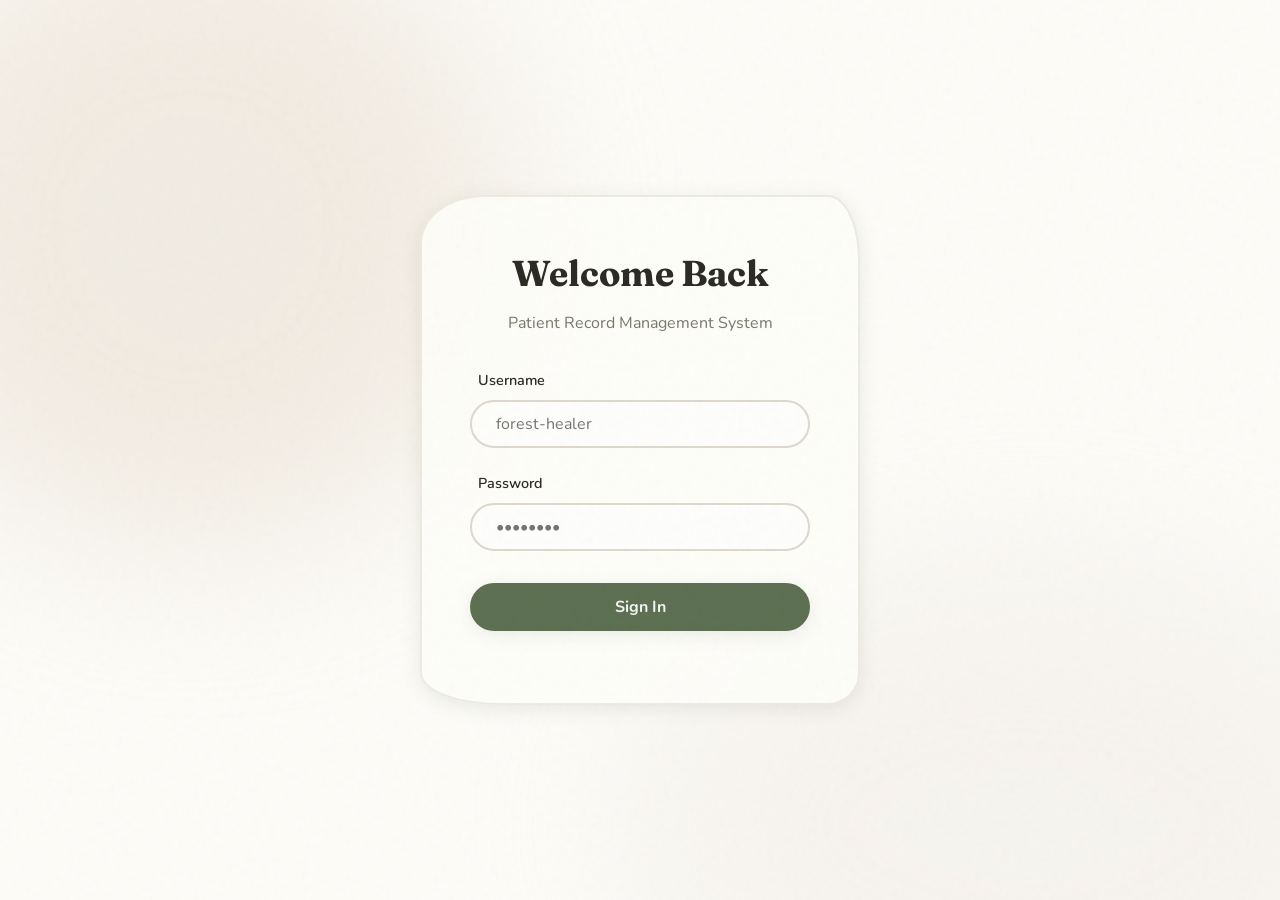
<file: index.html>
<!DOCTYPE html>
<html lang="en">
<head>
    <meta charset="UTF-8">
    <meta name="viewport" content="width=device-width, initial-scale=1.0">
    <title>HealthCare - Loading...</title>
    <script>
        // Check authentication status and redirect accordingly
        fetch('api/check_auth.php')
            .then(response => response.json())
            .then(data => {
                if (data.status === 'success') {
                    window.location.href = 'pages/dashboard.html';
                } else {
                    window.location.href = 'pages/login.html';
                }
            })
            .catch(() => {
                window.location.href = 'pages/login.html';
            });
    </script>
</head>
<body>
    <p>Loading...</p>
</body>
</html>
</file>
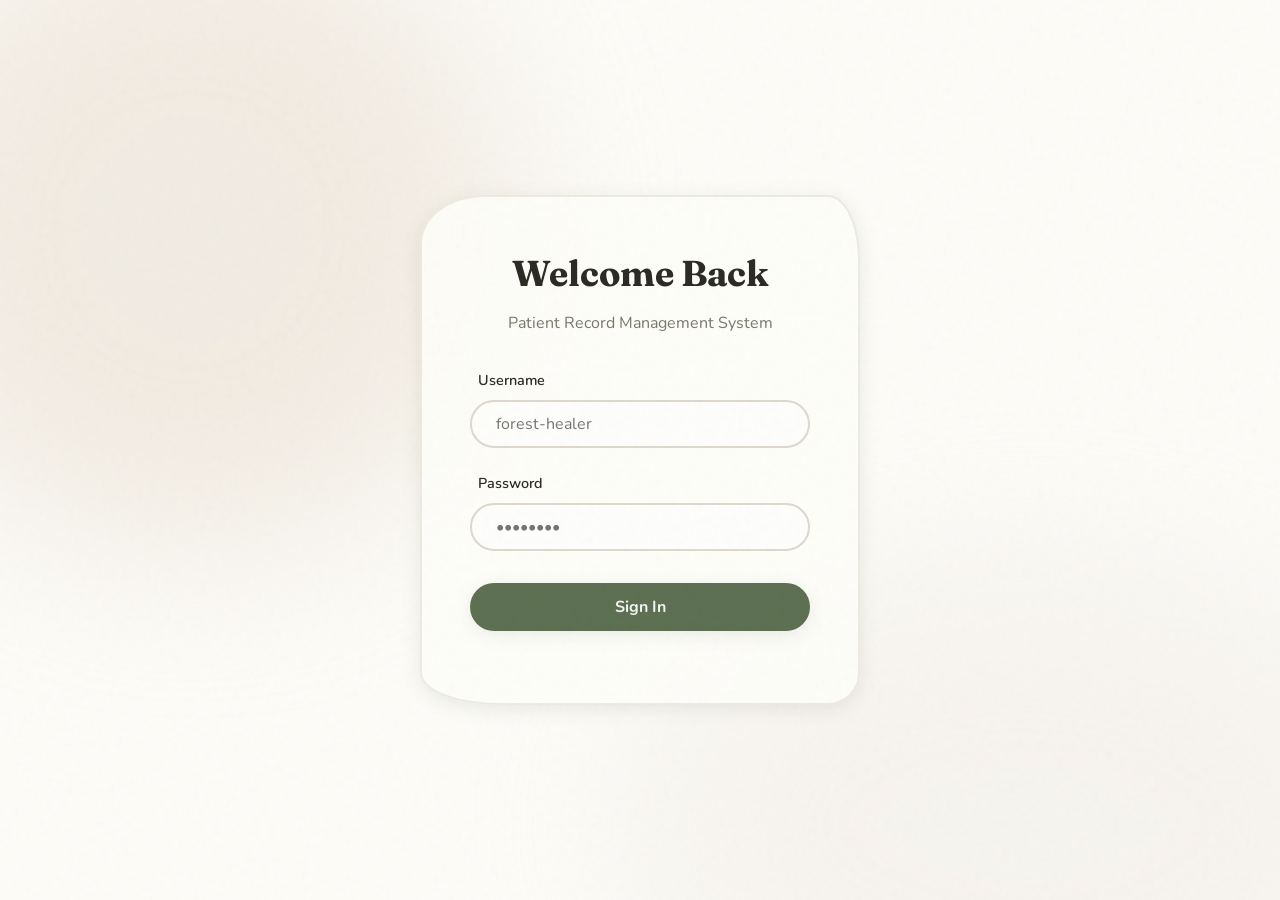
<file: pages/dashboard.html>
<!DOCTYPE html>
<html lang="en">
<head>
    <meta charset="UTF-8">
    <meta name="viewport" content="width=device-width, initial-scale=1.0">
    <title>Dashboard - Patient Management System</title>
    <link rel="preconnect" href="https://fonts.googleapis.com">
    <link rel="preconnect" href="https://fonts.gstatic.com" crossorigin>
    <link href="https://fonts.googleapis.com/css2?family=Fraunces:opsz,wght@9..144,600;9..144,700;9..144,800&family=Nunito:wght@400;600;700&display=swap" rel="stylesheet">
    <link rel="stylesheet" href="../css/style.css">
    <!-- Protect page visually before JS redirect -->
    <style> body { display: none; } </style>
    <script>
        // check_auth.php to protect pages/APIs
        fetch('../api/check_auth.php')
            .then(res => {
                if(!res.ok) throw new Error('Unauthorized');
                return res.json();
            })
            .then(data => {
                if (data.status === 'success') {
                    document.body.style.display = 'block'; // Show page
                    document.getElementById('logged-in-user').textContent = data.user.username;
                    loadPatients();
                } else {
                    window.location.replace('login.html');
                }
            })
            .catch(() => {
                window.location.replace('login.html');
            });
    </script>
</head>
<body>
    <div class="blob-container">
        <div class="blob blob-1" style="background-color: #5D7052; opacity: 0.2; width: 40vw; top: 10%; left: 70%;"></div>
        <div class="blob blob-2" style="background-color: #C18C5D; opacity: 0.15; top: 60%;"></div>
    </div>

    <div class="dashboard-container">
        <nav class="dashboard-nav">
            <div class="nav-brand">
                <div class="nav-logo">H</div>
                <span>Patient Records</span>
            </div>
            <div style="display: flex; align-items: center; gap: 1rem;">
                <span style="font-size: 0.9rem; color: var(--muted-foreground)">Welcome, <strong id="logged-in-user">Provider</strong></span>
                <button id="logout-btn" class="btn btn-ghost" style="height: 2.5rem; padding: 0 1.5rem; border: 1px solid var(--border-color);">
                    Logout
                </button>
            </div>
        </nav>

        <div class="dashboard-grid">
            <!-- Sidebar: Add Patient Form -->
            <div class="sidebar">
                <div class="organic-card" style="padding: 2rem;">
                    <h2 style="font-size: 1.5rem; margin-bottom: 2rem;">New Patient</h2>
                    
                    <div id="form-alert" class="error-message" style="background-color: rgba(93,112,82,0.1); color: var(--primary); border-color: rgba(93,112,82,0.2);"></div>

                    <form id="add-patient-form">
                        <div class="form-group">
                            <label class="form-label" for="name">Patient Name</label>
                            <input type="text" id="name" name="name" class="form-input" required>
                        </div>
                        
                        <div class="form-group">
                            <label class="form-label" for="age">Age</label>
                            <input type="number" id="age" name="age" class="form-input" required>
                        </div>
                        
                        <div class="form-group">
                            <label class="form-label" for="disease">Disease / Condition</label>
                            <input type="text" id="disease" name="disease" class="form-input" required>
                        </div>

                        <div class="form-group">
                            <label class="form-label" for="status">Status</label>
                            <select id="status" name="status" class="form-input form-select" required>
                                <option value="admitted">Admitted</option>
                                <option value="discharged">Discharged</option>
                            </select>
                        </div>
                        
                        <div class="form-group" style="margin-top: 1.5rem;">
                            <button type="submit" class="btn btn-primary btn-full">Save Record</button>
                        </div>
                    </form>
                </div>
            </div>

            <!-- Main: Patient List -->
            <div class="main-content">
                <h2 style="font-size: 2rem; margin-bottom: 2rem;">Current Roster</h2>
                <div class="patient-list" id="patient-list">
                    <!-- Cards will be populated by JS -->
                    <p style="color: var(--muted-foreground)">Loading patient data...</p>
                </div>
            </div>
        </div>
    </div>

    <script>
        // Fetch and display patients
        async function loadPatients() {
            try {
                const res = await fetch('../api/get_patients.php');
                const result = await res.json();
                
                const listContainer = document.getElementById('patient-list');
                listContainer.innerHTML = '';

                if (result.status === 'success' && result.data.length > 0) {
                    result.data.forEach(patient => {
                        const card = document.createElement('div');
                        card.className = 'patient-card';
                        
                        const statusClass = patient.status === 'admitted' ? 'status-admitted' : 'status-discharged';
                        
                        card.innerHTML = `
                            <div class="patient-header">
                                <h3 class="patient-name">${patient.name}</h3>
                                <span class="status-badge ${statusClass}">${patient.status}</span>
                            </div>
                            <div class="patient-detail">
                                <svg xmlns="http://www.w3.org/2000/svg" width="16" height="16" viewBox="0 0 24 24" fill="none" stroke="currentColor" stroke-width="2" stroke-linecap="round" stroke-linejoin="round"><rect x="3" y="4" width="18" height="18" rx="2" ry="2"></rect><line x1="16" y1="2" x2="16" y2="6"></line><line x1="8" y1="2" x2="8" y2="6"></line><line x1="3" y1="10" x2="21" y2="10"></line></svg>
                                Age: ${patient.age}
                            </div>
                            <div class="patient-detail">
                                <svg xmlns="http://www.w3.org/2000/svg" width="16" height="16" viewBox="0 0 24 24" fill="none" stroke="currentColor" stroke-width="2" stroke-linecap="round" stroke-linejoin="round"><path d="M22 12h-4l-3 9L9 3l-3 9H2"></path></svg>
                                Condition: <strong style="color: var(--foreground); margin-left:4px;">${patient.disease}</strong>
                            </div>
                        `;
                        listContainer.appendChild(card);
                    });
                } else if (result.status === 'success') {
                    listContainer.innerHTML = '<p style="color: var(--muted-foreground)">No patients found. Add a patient to get started.</p>';
                }
            } catch (error) {
                console.error("Error loading patients:", error);
                document.getElementById('patient-list').innerHTML = '<p class="error-message" style="display:block">Failed to load patient data.</p>';
            }
        }

        // Add Patient
        document.getElementById('add-patient-form').addEventListener('submit', async (e) => {
            e.preventDefault();
            const form = e.target;
            const formData = new FormData(form);
            const alertBox = document.getElementById('form-alert');
            const submitBtn = form.querySelector('button[type="submit"]');

            submitBtn.disabled = true;
            submitBtn.textContent = 'Saving...';

            try {
                const res = await fetch('../api/add_patient.php', {
                    method: 'POST',
                    body: formData
                });
                const result = await res.json();
                
                alertBox.style.display = 'block';
                if (result.status === 'success') {
                    alertBox.style.color = 'var(--primary)';
                    alertBox.style.backgroundColor = 'rgba(93,112,82,0.1)';
                    alertBox.style.borderColor = 'rgba(93,112,82,0.2)';
                    alertBox.textContent = 'Patient added successfully!';
                    form.reset();
                    loadPatients(); // refresh list
                    
                    // hide alert after 3 seconds
                    setTimeout(() => alertBox.style.display = 'none', 3000);
                } else {
                    alertBox.style.color = 'var(--destructive)';
                    alertBox.style.backgroundColor = 'rgba(168,84,72,0.1)';
                    alertBox.style.borderColor = 'rgba(168,84,72,0.2)';
                    alertBox.textContent = result.message || 'Error adding patient.';
                }
            } catch (error) {
                alertBox.style.display = 'block';
                alertBox.style.color = 'var(--destructive)';
                alertBox.textContent = 'Connection error.';
            } finally {
                submitBtn.disabled = false;
                submitBtn.textContent = 'Save Record';
            }
        });

        // Logout
        document.getElementById('logout-btn').addEventListener('click', async () => {
            try {
                const res = await fetch('../api/logout.php');
                const data = await res.json();
                if (data.status === 'success') {
                    window.location.replace('login.html');
                }
            } catch (error) {
                console.error("Logout failed:", error);
            }
        });
    </script>
</body>
</html>
</file>
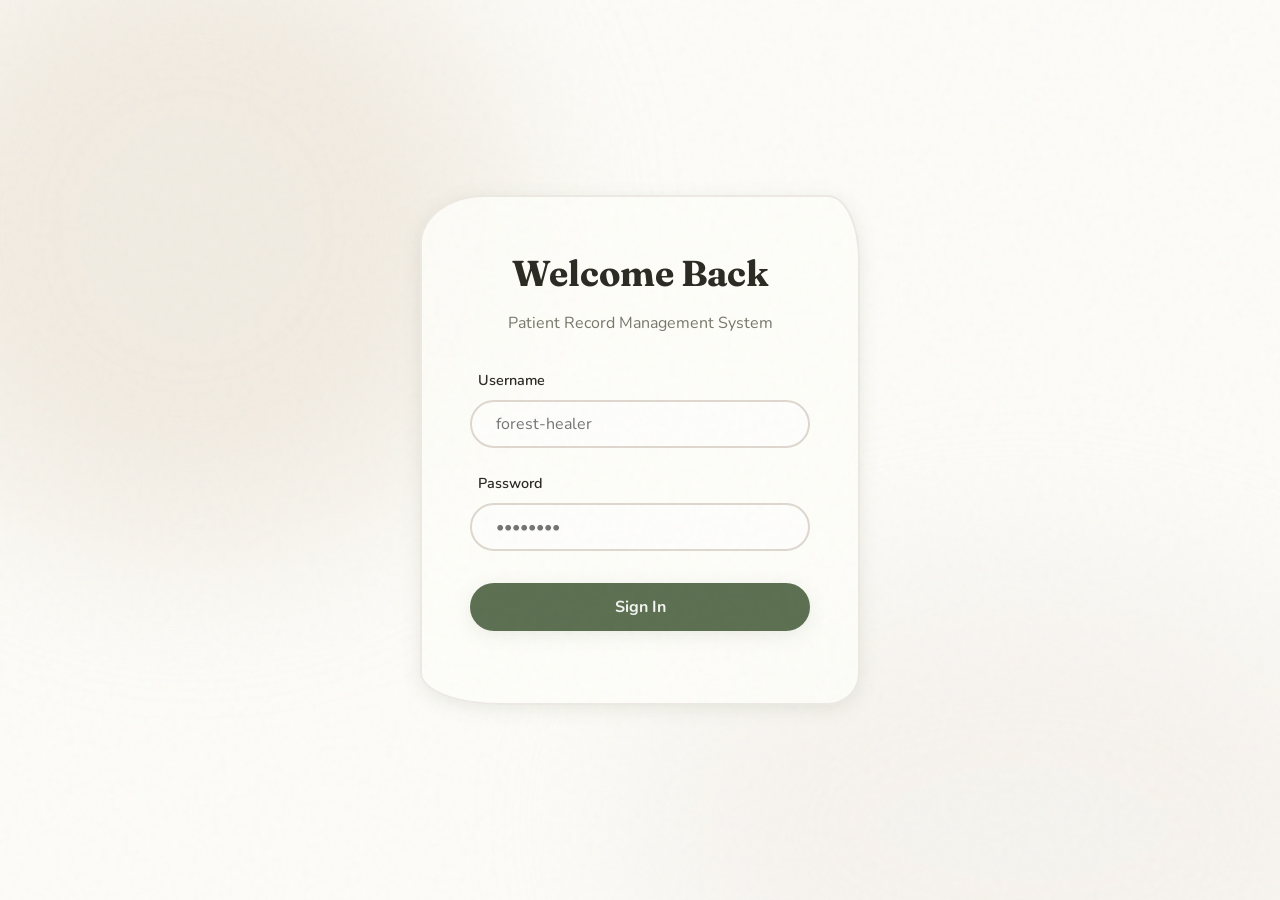
<file: pages/login.html>
<!DOCTYPE html>
<html lang="en">
<head>
    <meta charset="UTF-8">
    <meta name="viewport" content="width=device-width, initial-scale=1.0">
    <title>Login - Patient Management System</title>
    <!-- Organic Typography -->
    <link rel="preconnect" href="https://fonts.googleapis.com">
    <link rel="preconnect" href="https://fonts.gstatic.com" crossorigin>
    <link href="https://fonts.googleapis.com/css2?family=Fraunces:opsz,wght@9..144,600;9..144,700;9..144,800&family=Nunito:wght@400;600;700&display=swap" rel="stylesheet">
    <!-- Main Styles -->
    <link rel="stylesheet" href="../css/style.css">
</head>
<body>
    <!-- Ambient Blobs -->
    <div class="blob-container">
        <div class="blob blob-1"></div>
        <div class="blob blob-2"></div>
    </div>

    <div class="auth-wrapper">
        <div class="organic-card asymmetric-1">
            <h1 class="auth-title">Welcome Back</h1>
            <p class="auth-subtitle">Patient Record Management System</p>
            
            <div id="error-alert" class="error-message"></div>

            <form id="login-form">
                <div class="form-group">
                    <label class="form-label" for="username">Username</label>
                    <input type="text" id="username" name="username" class="form-input" required placeholder="forest-healer">
                </div>
                
                <div class="form-group">
                    <label class="form-label" for="password">Password</label>
                    <input type="password" id="password" name="password" class="form-input" required placeholder="••••••••">
                </div>

                <div class="form-group" style="margin-top: 2rem;">
                    <button type="submit" class="btn btn-primary btn-full">
                        Sign In
                    </button>
                </div>
            </form>
        </div>
    </div>

    <script>
        document.getElementById('login-form').addEventListener('submit', async function(e) {
            e.preventDefault();
            
            const form = e.target;
            const formData = new FormData(form);
            const errorAlert = document.getElementById('error-alert');
            const submitBtn = form.querySelector('button[type="submit"]');

            // Reset UI
            errorAlert.style.display = 'none';
            submitBtn.disabled = true;
            submitBtn.textContent = 'Authenticating...';

            try {
                const response = await fetch('../api/login.php', {
                    method: 'POST',
                    body: formData
                });
                const data = await response.json();

                if (data.status === 'success') {
                    // Redirect to dashboard after login
                    window.location.href = 'dashboard.html';
                } else {
                    errorAlert.textContent = data.message || 'Login failed.';
                    errorAlert.style.display = 'block';
                    submitBtn.disabled = false;
                    submitBtn.textContent = 'Sign In';
                }
            } catch (error) {
                console.error("Login fetch error:", error);
                errorAlert.textContent = 'Server connection error. Please try again.';
                errorAlert.style.display = 'block';
                submitBtn.disabled = false;
                submitBtn.textContent = 'Sign In';
            }
        });

        // Basic auth check bypass
        window.addEventListener('DOMContentLoaded', async () => {
            try {
                const res = await fetch('../api/check_auth.php');
                const data = await res.json();
                if(data.status === 'success') {
                    window.location.href = 'dashboard.html';
                }
            } catch(e) {}
        });
    </script>
</body>
</html>
</file>
<file: css/style.css>
/* Organic/Natural Design System CSS */

:root {
  /* Colors */
  --bg-color: #FDFCF8;
  --foreground: #2C2C24;
  --primary: #5D7052;
  --primary-foreground: #F3F4F1;
  --secondary: #C18C5D;
  --secondary-foreground: #FFFFFF;
  --accent: #E6DCCD;
  --accent-foreground: #4A4A40;
  --muted: #F0EBE5;
  --muted-foreground: #78786C;
  --border-color: #DED8CF;
  --destructive: #A85448;

  /* Shadows */
  --shadow-soft: 0 4px 20px -2px rgba(93, 112, 82, 0.15);
  --shadow-float: 0 10px 40px -10px rgba(193, 140, 93, 0.2);
  --shadow-deep: 0 20px 40px -10px rgba(93, 112, 82, 0.15);
  --shadow-btn-hover: 0 6px 24px -4px rgba(93, 112, 82, 0.25);

  /* Fonts */
  --font-heading: 'Fraunces', serif;
  --font-body: 'Nunito', sans-serif;
}

* {
  box-sizing: border-box;
  margin: 0;
  padding: 0;
}

body {
  background-color: var(--bg-color);
  color: var(--foreground);
  font-family: var(--font-body);
  line-height: 1.6;
  position: relative;
  min-height: 100vh;
  overflow-x: hidden;
}

/* Global SVG Noise Overlay */
body::before {
  content: "";
  position: fixed;
  top: 0;
  left: 0;
  width: 100vw;
  height: 100vh;
  pointer-events: none;
  z-index: 9999;
  opacity: 0.04;
  mix-blend-mode: multiply;
  background-image: url("data:image/svg+xml,%3Csvg viewBox='0 0 200 200' xmlns='http://www.w3.org/2000/svg'%3E%3Cfilter id='noiseFilter'%3E%3CfeTurbulence type='fractalNoise' baseFrequency='0.65' numOctaves='3' stitchTiles='stitch'/%3E%3C/filter%3E%3Crect width='100%25' height='100%25' filter='url(%23noiseFilter)'/%3E%3C/svg%3E");
}

/* Ambient Background Blobs */
.blob-container {
  position: fixed;
  top: 0;
  left: 0;
  width: 100vw;
  height: 100vh;
  z-index: -1;
  overflow: hidden;
}

.blob {
  position: absolute;
  filter: blur(80px);
  opacity: 0.5;
  border-radius: 50%;
  animation: pulse 10s infinite alternate ease-in-out;
}

.blob-1 {
  top: -10%;
  left: -10%;
  width: 50vw;
  height: 50vw;
  background-color: #E6DCCD;
}

.blob-2 {
  bottom: -20%;
  right: -10%;
  width: 60vw;
  height: 40vw;
  background-color: #F0EBE5;
}

@keyframes pulse {
  0% { transform: scale(1) translate(0, 0); }
  100% { transform: scale(1.1) translate(5%, 5%); }
}

h1, h2, h3, h4, h5, h6 {
  font-family: var(--font-heading);
  font-weight: 700;
  color: var(--foreground);
}

.auth-wrapper {
  display: flex;
  justify-content: center;
  align-items: center;
  min-height: 100vh;
  padding: 2rem;
}

/* Cards / Containers */
.organic-card {
  background-color: rgba(254, 254, 250, 0.85); /* #FEFEFA with opacity */
  backdrop-filter: blur(12px);
  border: 2px solid rgba(222, 216, 207, 0.5); /* var(--border-color)/50 */
  border-radius: 2rem;
  box-shadow: var(--shadow-soft);
  padding: 3rem;
  width: 100%;
  max-width: 440px;
  transition: all 0.5s ease;
  position: relative;
  overflow: hidden;
}

.organic-card.asymmetric-1 {
  border-radius: 4rem 2rem 2rem 5rem / 3rem 4rem 2rem 2rem;
}

.organic-card:hover {
  transform: translateY(-4px);
  box-shadow: var(--shadow-deep);
}

.auth-title {
  font-size: 2.25rem;
  text-align: center;
  margin-bottom: 0.5rem;
}

.auth-subtitle {
  text-align: center;
  color: var(--muted-foreground);
  margin-bottom: 2rem;
  font-size: 1rem;
}

/* Forms */
.form-group {
  margin-bottom: 1.5rem;
  display: flex;
  flex-direction: column;
}

.form-label {
  font-size: 0.9rem;
  font-weight: 600;
  margin-bottom: 0.5rem;
  color: var(--foreground);
  margin-left: 0.5rem;
}

.form-input {
  background-color: rgba(255, 255, 255, 0.5);
  border: 2px solid var(--border-color);
  border-radius: 9999px; /* Pill shape */
  padding: 0.75rem 1.5rem;
  font-family: var(--font-body);
  font-size: 1rem;
  height: 3rem;
  transition: all 0.3s ease;
  color: var(--foreground);
}

.form-input:focus {
  outline: none;
  border-color: rgba(93, 112, 82, 0.3);
  box-shadow: 0 0 0 4px rgba(93, 112, 82, 0.15);
}

.form-select {
  appearance: none;
  background-image: url("data:image/svg+xml,%3Csvg xmlns='http://www.w3.org/2000/svg' width='24' height='24' viewBox='0 0 24 24' fill='none' stroke='%235D7052' stroke-width='2' stroke-linecap='round' stroke-linejoin='round'%3E%3Cpolyline points='6 9 12 15 18 9'%3E%3C/polyline%3E%3C/svg%3E");
  background-repeat: no-repeat;
  background-position: right 1rem center;
  background-size: 1em;
}

/* Buttons */
.btn {
  display: inline-flex;
  justify-content: center;
  align-items: center;
  border-radius: 9999px;
  font-family: var(--font-body);
  font-weight: 700;
  font-size: 1rem;
  padding: 0 2rem;
  height: 3rem;
  cursor: pointer;
  transition: all 0.3s ease;
  border: none;
  text-decoration: none;
}

.btn-primary {
  background-color: var(--primary);
  color: var(--primary-foreground);
  box-shadow: var(--shadow-soft);
}

.btn-primary:hover {
  transform: scale(1.05);
  box-shadow: var(--shadow-btn-hover);
}

.btn-primary:active {
  transform: scale(0.95);
}

.btn-ghost {
  background-color: transparent;
  color: var(--primary);
  border: 2px solid transparent;
}

.btn-ghost:hover {
  background-color: rgba(93, 112, 82, 0.1);
}

.btn-full {
  width: 100%;
}

.error-message {
  color: var(--destructive);
  background-color: rgba(168, 84, 72, 0.1);
  padding: 0.75rem 1.5rem;
  border-radius: 1rem;
  margin-bottom: 1.5rem;
  font-size: 0.9rem;
  display: none;
  border: 1px solid rgba(168, 84, 72, 0.2);
}

/* Dashboard Layout */
.dashboard-container {
  max-width: 1280px;
  margin: 0 auto;
  padding: 2rem;
}

.dashboard-nav {
  position: sticky;
  top: 1rem;
  background-color: rgba(255, 255, 255, 0.7);
  backdrop-filter: blur(12px);
  border: 1px solid rgba(222, 216, 207, 0.5);
  border-radius: 9999px;
  padding: 0.5rem 1.5rem;
  display: flex;
  justify-content: space-between;
  align-items: center;
  z-index: 100;
  box-shadow: var(--shadow-soft);
  margin-bottom: 4rem;
}

.nav-brand {
  font-family: var(--font-heading);
  font-size: 1.25rem;
  color: var(--primary);
  display: flex;
  align-items: center;
  gap: 0.5rem;
}

.nav-logo {
  width: 40px;
  height: 40px;
  background-color: var(--primary);
  border-radius: 50%;
  display: flex;
  justify-content: center;
  align-items: center;
  color: var(--primary-foreground);
}

.dashboard-grid {
  display: grid;
  grid-template-columns: 1fr;
  gap: 2rem;
}

@media (min-width: 1024px) {
  .dashboard-grid {
    grid-template-columns: 350px 1fr;
  }
}

/* Patient List Table Alternative (Cards) */
.patient-list {
  display: grid;
  grid-template-columns: 1fr;
  gap: 1.5rem;
}

@media (min-width: 768px) {
  .patient-list {
    grid-template-columns: repeat(2, 1fr);
  }
}

.patient-card {
  background-color: rgba(255, 255, 255, 0.6);
  border: 1px solid rgba(222, 216, 207, 0.4);
  border-radius: 1.5rem;
  padding: 1.5rem;
  transition: all 0.3s ease;
  position: relative;
  overflow: hidden;
}

.patient-card:nth-child(even) {
  border-radius: 2.5rem 1.5rem 1.5rem 2.5rem / 1.5rem 1.5rem 2.5rem 1.5rem;
}

.patient-card:hover {
  transform: translateY(-2px) rotate(0.5deg);
  box-shadow: var(--shadow-soft);
  background-color: rgba(255, 255, 255, 0.9);
}

.status-badge {
  display: inline-block;
  padding: 0.25rem 1rem;
  border-radius: 9999px;
  font-size: 0.8rem;
  font-weight: 700;
  text-transform: uppercase;
  letter-spacing: 0.05em;
}

.status-admitted {
  background-color: rgba(168, 84, 72, 0.1);
  color: var(--destructive);
}

.status-discharged {
  background-color: rgba(93, 112, 82, 0.1);
  color: var(--primary);
}

.patient-header {
  display: flex;
  justify-content: space-between;
  align-items: flex-start;
  margin-bottom: 1rem;
}

.patient-name {
  font-family: var(--font-heading);
  font-size: 1.25rem;
}

.patient-detail {
  color: var(--muted-foreground);
  font-size: 0.9rem;
  margin-bottom: 0.25rem;
  display: flex;
  align-items: center;
  gap: 0.5rem;
}

/* Organic Image Masks for visual flair */
.organic-image-mask {
  border-radius: 30% 70% 70% 30% / 30% 30% 70% 70%;
  overflow: hidden;
}
</file>
